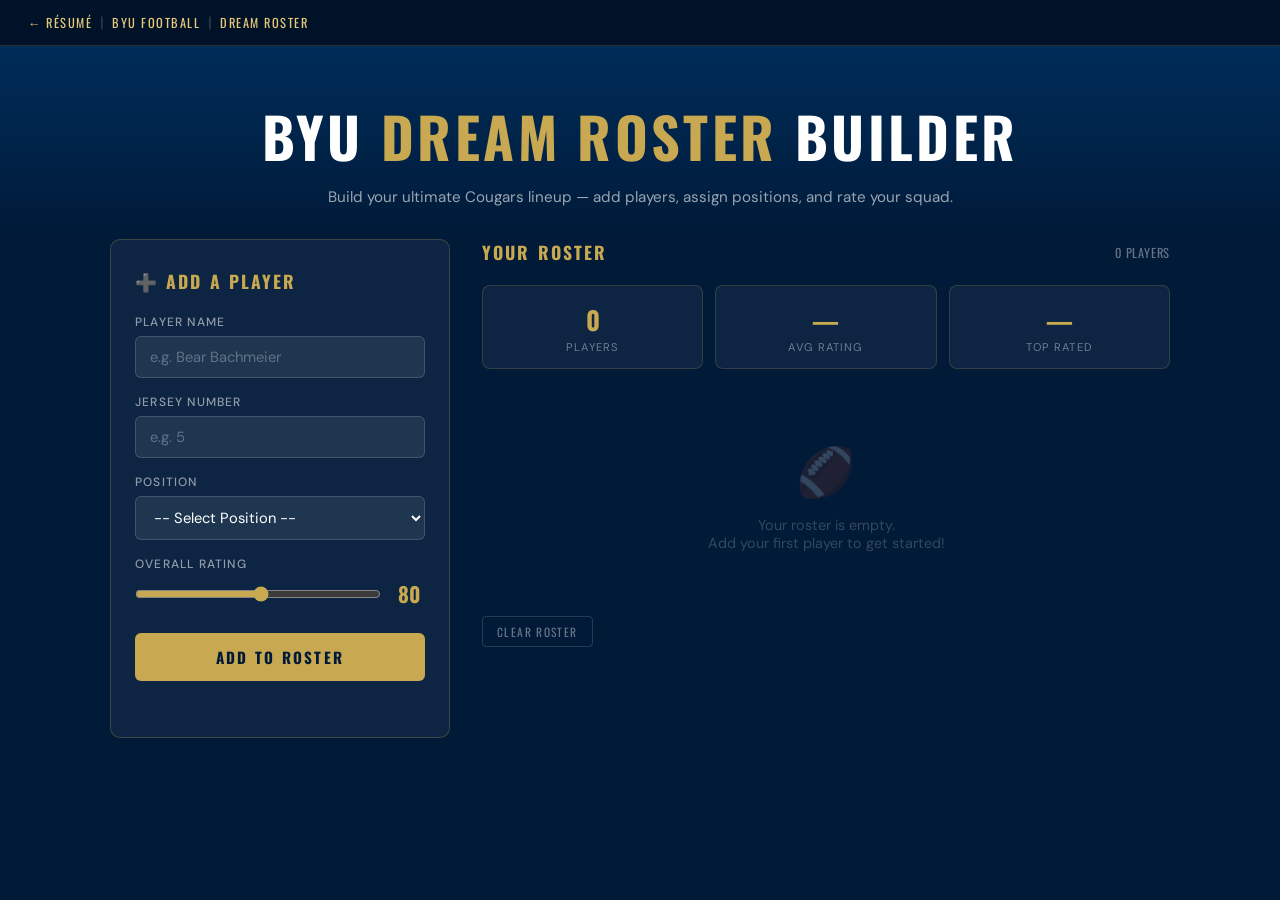
<file: app.html>
<!DOCTYPE html>
<html lang="en">
<head>
  <meta charset="UTF-8"/>
  <meta name="viewport" content="width=device-width, initial-scale=1.0"/>
  <title>BYU Dream Roster Builder</title>
  <link href="https://fonts.googleapis.com/css2?family=Oswald:wght@400;600;700&family=DM+Sans:wght@300;400;500&display=swap" rel="stylesheet"/>
  <style>
    :root {
      --navy:     #002E5D;
      --navy-dk:  #001a38;
      --gold:     #C8A951;
      --gold-lt:  #e8c97a;
      --white:    #ffffff;
      --offwhite: #f4f1ec;
      --border:   #d6d0c4;
      --muted:    #6b7280;
      --red:      #c0392b;
    }

    * { box-sizing: border-box; margin: 0; padding: 0; }

    body {
      font-family: 'DM Sans', sans-serif;
      background: var(--navy-dk);
      color: var(--white);
      min-height: 100vh;
    }

    /* ── NAV ── */
    .site-nav {
      background: rgba(0,0,0,0.3);
      padding: 12px 28px;
      display: flex;
      gap: 8px;
      align-items: center;
      border-bottom: 1px solid rgba(200,169,81,0.2);
    }
    .site-nav a {
      font-family: 'Oswald', sans-serif;
      font-size: 0.78rem;
      letter-spacing: 0.12em;
      text-transform: uppercase;
      color: var(--gold-lt);
      text-decoration: none;
      transition: color 0.2s;
    }
    .site-nav a:hover { color: var(--white); }
    .nav-div { color: rgba(255,255,255,0.2); }

    /* ── HEADER ── */
    .app-header {
      text-align: center;
      padding: 48px 20px 32px;
      background: linear-gradient(180deg, rgba(0,46,93,0.9) 0%, transparent 100%);
    }
    .app-header h1 {
      font-family: 'Oswald', sans-serif;
      font-size: clamp(2rem, 6vw, 3.5rem);
      font-weight: 700;
      letter-spacing: 0.06em;
      color: var(--white);
      text-transform: uppercase;
    }
    .app-header h1 span { color: var(--gold); }
    .app-header p {
      margin-top: 10px;
      font-size: 0.95rem;
      color: rgba(255,255,255,0.6);
    }

    /* ── MAIN LAYOUT ── */
    .app-wrap {
      max-width: 1100px;
      margin: 0 auto;
      padding: 0 20px 60px;
      display: grid;
      grid-template-columns: 340px 1fr;
      gap: 32px;
      align-items: start;
    }
    @media (max-width: 760px) {
      .app-wrap { grid-template-columns: 1fr; }
    }

    /* ── PLAYER FORM ── */
    .form-panel {
      background: rgba(255,255,255,0.05);
      border: 1px solid rgba(200,169,81,0.25);
      border-radius: 10px;
      padding: 28px 24px;
      position: sticky;
      top: 20px;
    }
    .form-panel h2 {
      font-family: 'Oswald', sans-serif;
      font-size: 1.1rem;
      letter-spacing: 0.12em;
      text-transform: uppercase;
      color: var(--gold);
      margin-bottom: 20px;
    }

    .form-group { margin-bottom: 16px; }
    .form-group label {
      display: block;
      font-size: 0.75rem;
      font-weight: 500;
      letter-spacing: 0.1em;
      text-transform: uppercase;
      color: rgba(255,255,255,0.55);
      margin-bottom: 6px;
    }
    .form-group input,
    .form-group select {
      width: 100%;
      padding: 10px 14px;
      background: rgba(255,255,255,0.08);
      border: 1px solid rgba(255,255,255,0.15);
      border-radius: 6px;
      color: var(--white);
      font-family: 'DM Sans', sans-serif;
      font-size: 0.92rem;
      outline: none;
      transition: border-color 0.2s;
    }
    .form-group input::placeholder { color: rgba(255,255,255,0.3); }
    .form-group input:focus,
    .form-group select:focus {
      border-color: var(--gold);
    }
    .form-group select option { background: var(--navy-dk); color: var(--white); }

    .rating-row {
      display: flex;
      align-items: center;
      gap: 12px;
    }
    .rating-row input[type="range"] {
      flex: 1;
      padding: 0;
      accent-color: var(--gold);
    }
    .rating-val {
      font-family: 'Oswald', sans-serif;
      font-size: 1.3rem;
      font-weight: 700;
      color: var(--gold);
      min-width: 32px;
      text-align: center;
    }

    .btn-add {
      width: 100%;
      padding: 13px;
      background: var(--gold);
      color: var(--navy-dk);
      font-family: 'Oswald', sans-serif;
      font-size: 0.95rem;
      font-weight: 700;
      letter-spacing: 0.15em;
      text-transform: uppercase;
      border: none;
      border-radius: 6px;
      cursor: pointer;
      margin-top: 8px;
      transition: background 0.2s, transform 0.15s;
    }
    .btn-add:hover {
      background: var(--gold-lt);
      transform: translateY(-1px);
    }

    .error-msg {
      color: #f87171;
      font-size: 0.8rem;
      margin-top: 10px;
      text-align: center;
      min-height: 18px;
    }

    /* ── ROSTER PANEL ── */
    .roster-panel h2 {
      font-family: 'Oswald', sans-serif;
      font-size: 1.1rem;
      letter-spacing: 0.12em;
      text-transform: uppercase;
      color: var(--gold);
      margin-bottom: 20px;
      display: flex;
      justify-content: space-between;
      align-items: center;
    }

    .roster-count {
      font-size: 0.78rem;
      color: rgba(255,255,255,0.4);
      font-weight: 400;
      letter-spacing: 0.05em;
    }

    /* ── POSITION GROUPS ── */
    .pos-group { margin-bottom: 28px; }
    .pos-group-label {
      font-family: 'Oswald', sans-serif;
      font-size: 0.7rem;
      letter-spacing: 0.25em;
      text-transform: uppercase;
      color: rgba(255,255,255,0.35);
      border-bottom: 1px solid rgba(255,255,255,0.08);
      padding-bottom: 6px;
      margin-bottom: 10px;
    }

    /* ── PLAYER CARD ── */
    .player-card {
      display: flex;
      align-items: center;
      gap: 14px;
      background: rgba(255,255,255,0.05);
      border: 1px solid rgba(255,255,255,0.08);
      border-radius: 8px;
      padding: 12px 16px;
      margin-bottom: 8px;
      animation: slideIn 0.3s ease both;
      transition: background 0.2s;
    }
    .player-card:hover { background: rgba(255,255,255,0.09); }

    @keyframes slideIn {
      from { opacity: 0; transform: translateX(-12px); }
      to   { opacity: 1; transform: translateX(0); }
    }

    .player-number {
      font-family: 'Oswald', sans-serif;
      font-size: 1.4rem;
      font-weight: 700;
      color: var(--gold);
      min-width: 36px;
      text-align: center;
    }

    .player-details { flex: 1; }
    .player-name {
      font-family: 'Oswald', sans-serif;
      font-size: 1rem;
      font-weight: 600;
      color: var(--white);
      letter-spacing: 0.04em;
    }
    .player-meta {
      font-size: 0.78rem;
      color: rgba(255,255,255,0.45);
      margin-top: 2px;
    }

    .player-rating {
      display: flex;
      flex-direction: column;
      align-items: center;
      gap: 2px;
    }
    .rating-circle {
      width: 40px;
      height: 40px;
      border-radius: 50%;
      display: flex;
      align-items: center;
      justify-content: center;
      font-family: 'Oswald', sans-serif;
      font-size: 1rem;
      font-weight: 700;
      color: var(--navy-dk);
    }
    .rating-circle.elite   { background: var(--gold); }
    .rating-circle.great   { background: #86efac; }
    .rating-circle.average { background: #93c5fd; }
    .rating-circle.backup  { background: #d1d5db; }

    .btn-remove {
      background: none;
      border: 1px solid rgba(255,255,255,0.1);
      color: rgba(255,255,255,0.3);
      border-radius: 4px;
      width: 28px;
      height: 28px;
      cursor: pointer;
      font-size: 0.9rem;
      transition: all 0.2s;
      display: flex;
      align-items: center;
      justify-content: center;
    }
    .btn-remove:hover {
      background: rgba(220,38,38,0.2);
      border-color: rgba(220,38,38,0.4);
      color: #f87171;
    }

    /* ── EMPTY STATE ── */
    .empty-state {
      text-align: center;
      padding: 48px 20px;
      color: rgba(255,255,255,0.2);
    }
    .empty-state .icon { font-size: 3rem; margin-bottom: 12px; }
    .empty-state p { font-size: 0.9rem; }

    /* ── ROSTER STATS ── */
    .roster-stats {
      display: grid;
      grid-template-columns: repeat(3, 1fr);
      gap: 12px;
      margin-bottom: 24px;
    }
    .stat-box {
      background: rgba(255,255,255,0.05);
      border: 1px solid rgba(200,169,81,0.2);
      border-radius: 8px;
      padding: 14px;
      text-align: center;
    }
    .stat-val {
      font-family: 'Oswald', sans-serif;
      font-size: 1.6rem;
      font-weight: 700;
      color: var(--gold);
    }
    .stat-lbl {
      font-size: 0.7rem;
      letter-spacing: 0.1em;
      text-transform: uppercase;
      color: rgba(255,255,255,0.4);
      margin-top: 2px;
    }

    /* ── CLEAR BTN ── */
    .btn-clear {
      background: none;
      border: 1px solid rgba(255,255,255,0.15);
      color: rgba(255,255,255,0.4);
      font-family: 'Oswald', sans-serif;
      font-size: 0.72rem;
      letter-spacing: 0.12em;
      text-transform: uppercase;
      padding: 6px 14px;
      border-radius: 4px;
      cursor: pointer;
      transition: all 0.2s;
    }
    .btn-clear:hover {
      border-color: #f87171;
      color: #f87171;
    }
  </style>
</head>
<body>

  <!-- NAV -->
  <nav class="site-nav">
    <a href="resume.html">← Résumé</a>
    <span class="nav-div">|</span>
    <a href="byu-football.html">BYU Football</a>
    <span class="nav-div">|</span>
    <a href="app.html">Dream Roster</a>
  </nav>

  <!-- HEADER -->
  <div class="app-header">
    <h1>BYU <span>Dream Roster</span> Builder</h1>
    <p>Build your ultimate Cougars lineup — add players, assign positions, and rate your squad.</p>
  </div>

  <!-- APP -->
  <div class="app-wrap">

    <!-- LEFT: FORM -->
    <div class="form-panel">
      <h2>➕ Add a Player</h2>

      <div class="form-group">
        <label>Player Name</label>
        <input type="text" id="input-name" placeholder="e.g. Bear Bachmeier"/>
      </div>

      <div class="form-group">
        <label>Jersey Number</label>
        <input type="number" id="input-number" placeholder="e.g. 5" min="0" max="99"/>
      </div>

      <div class="form-group">
        <label>Position</label>
        <select id="input-position">
          <option value="">-- Select Position --</option>
          <optgroup label="Offense">
            <option>Quarterback</option>
            <option>Running Back</option>
            <option>Wide Receiver</option>
            <option>Tight End</option>
            <option>Offensive Line</option>
          </optgroup>
          <optgroup label="Defense">
            <option>Defensive Line</option>
            <option>Linebacker</option>
            <option>Cornerback</option>
            <option>Safety</option>
          </optgroup>
          <optgroup label="Special Teams">
            <option>Kicker</option>
            <option>Punter</option>
            <option>Return Specialist</option>
          </optgroup>
        </select>
      </div>

      <div class="form-group">
        <label>Overall Rating</label>
        <div class="rating-row">
          <input type="range" id="input-rating" min="60" max="99" value="80"/>
          <div class="rating-val" id="rating-display">80</div>
        </div>
      </div>

      <button class="btn-add" onclick="addPlayer()">Add to Roster</button>
      <div class="error-msg" id="error-msg"></div>
    </div>

    <!-- RIGHT: ROSTER -->
    <div class="roster-panel">
      <h2>
        <span>Your Roster</span>
        <span class="roster-count" id="roster-count">0 players</span>
      </h2>

      <!-- Stats bar -->
      <div class="roster-stats">
        <div class="stat-box">
          <div class="stat-val" id="stat-total">0</div>
          <div class="stat-lbl">Players</div>
        </div>
        <div class="stat-box">
          <div class="stat-val" id="stat-avg">—</div>
          <div class="stat-lbl">Avg Rating</div>
        </div>
        <div class="stat-box">
          <div class="stat-val" id="stat-best">—</div>
          <div class="stat-lbl">Top Rated</div>
        </div>
      </div>

      <div id="roster-list">
        <!-- Empty state -->
        <div class="empty-state" id="empty-state">
          <div class="icon">🏈</div>
          <p>Your roster is empty.<br/>Add your first player to get started!</p>
        </div>
      </div>

      <button class="btn-clear" onclick="clearRoster()" style="margin-top:16px;">Clear Roster</button>
    </div>

  </div>

  <script>
    // ── State ──
    let roster = [];

    // Position group order
    const POS_GROUPS = {
      'Offense':       ['Quarterback','Running Back','Wide Receiver','Tight End','Offensive Line'],
      'Defense':       ['Defensive Line','Linebacker','Cornerback','Safety'],
      'Special Teams': ['Kicker','Punter','Return Specialist']
    };

    // ── Rating slider live update ──
    document.getElementById('input-rating').addEventListener('input', function() {
      document.getElementById('rating-display').textContent = this.value;
    });

    // ── Add Player ──
    function addPlayer() {
      const name     = document.getElementById('input-name').value.trim();
      const number   = document.getElementById('input-number').value.trim();
      const position = document.getElementById('input-position').value;
      const rating   = parseInt(document.getElementById('input-rating').value);
      const errEl    = document.getElementById('error-msg');

      // Validation
      if (!name)     { errEl.textContent = 'Please enter a player name.'; return; }
      if (!position) { errEl.textContent = 'Please select a position.'; return; }
      if (number === '' || number < 0 || number > 99) {
        errEl.textContent = 'Please enter a valid jersey number (0–99).'; return;
      }
      errEl.textContent = '';

      roster.push({ name, number: parseInt(number), position, rating, id: Date.now() });

      // Reset form
      document.getElementById('input-name').value = '';
      document.getElementById('input-number').value = '';
      document.getElementById('input-position').value = '';
      document.getElementById('input-rating').value = 80;
      document.getElementById('rating-display').textContent = '80';

      renderRoster();
    }

    // ── Remove Player ──
    function removePlayer(id) {
      roster = roster.filter(p => p.id !== id);
      renderRoster();
    }

    // ── Clear Roster ──
    function clearRoster() {
      if (roster.length === 0) return;
      if (confirm('Are you sure you want to clear the entire roster?')) {
        roster = [];
        renderRoster();
      }
    }

    // ── Rating color class ──
    function ratingClass(r) {
      if (r >= 90) return 'elite';
      if (r >= 80) return 'great';
      if (r >= 70) return 'average';
      return 'backup';
    }

    // ── Render ──
    function renderRoster() {
      const listEl = document.getElementById('roster-list');
      const emptyEl = document.getElementById('empty-state');

      // Stats
      const total = roster.length;
      const avg   = total ? Math.round(roster.reduce((s,p) => s + p.rating, 0) / total) : null;
      const best  = total ? Math.max(...roster.map(p => p.rating)) : null;

      document.getElementById('stat-total').textContent = total;
      document.getElementById('stat-avg').textContent   = avg ?? '—';
      document.getElementById('stat-best').textContent  = best ?? '—';
      document.getElementById('roster-count').textContent = `${total} player${total !== 1 ? 's' : ''}`;

      // Clear existing cards (keep empty state element)
      const cards = listEl.querySelectorAll('.pos-group');
      cards.forEach(el => el.remove());

      if (total === 0) {
        emptyEl.style.display = 'block';
        return;
      }
      emptyEl.style.display = 'none';

      // Group by position group
      for (const [groupName, positions] of Object.entries(POS_GROUPS)) {
        const groupPlayers = roster.filter(p => positions.includes(p.position));
        if (groupPlayers.length === 0) continue;

        const groupEl = document.createElement('div');
        groupEl.className = 'pos-group';
        groupEl.innerHTML = `<div class="pos-group-label">${groupName}</div>`;

        // Sort by rating desc
        groupPlayers.sort((a,b) => b.rating - a.rating);

        groupPlayers.forEach(p => {
          const card = document.createElement('div');
          card.className = 'player-card';
          card.innerHTML = `
            <div class="player-number">#${p.number}</div>
            <div class="player-details">
              <div class="player-name">${p.name}</div>
              <div class="player-meta">${p.position}</div>
            </div>
            <div class="player-rating">
              <div class="rating-circle ${ratingClass(p.rating)}">${p.rating}</div>
            </div>
            <button class="btn-remove" onclick="removePlayer(${p.id})" title="Remove">✕</button>
          `;
          groupEl.appendChild(card);
        });

        listEl.appendChild(groupEl);
      }
    }

    // Init
    renderRoster();
  </script>
</body>
</html>
</file>
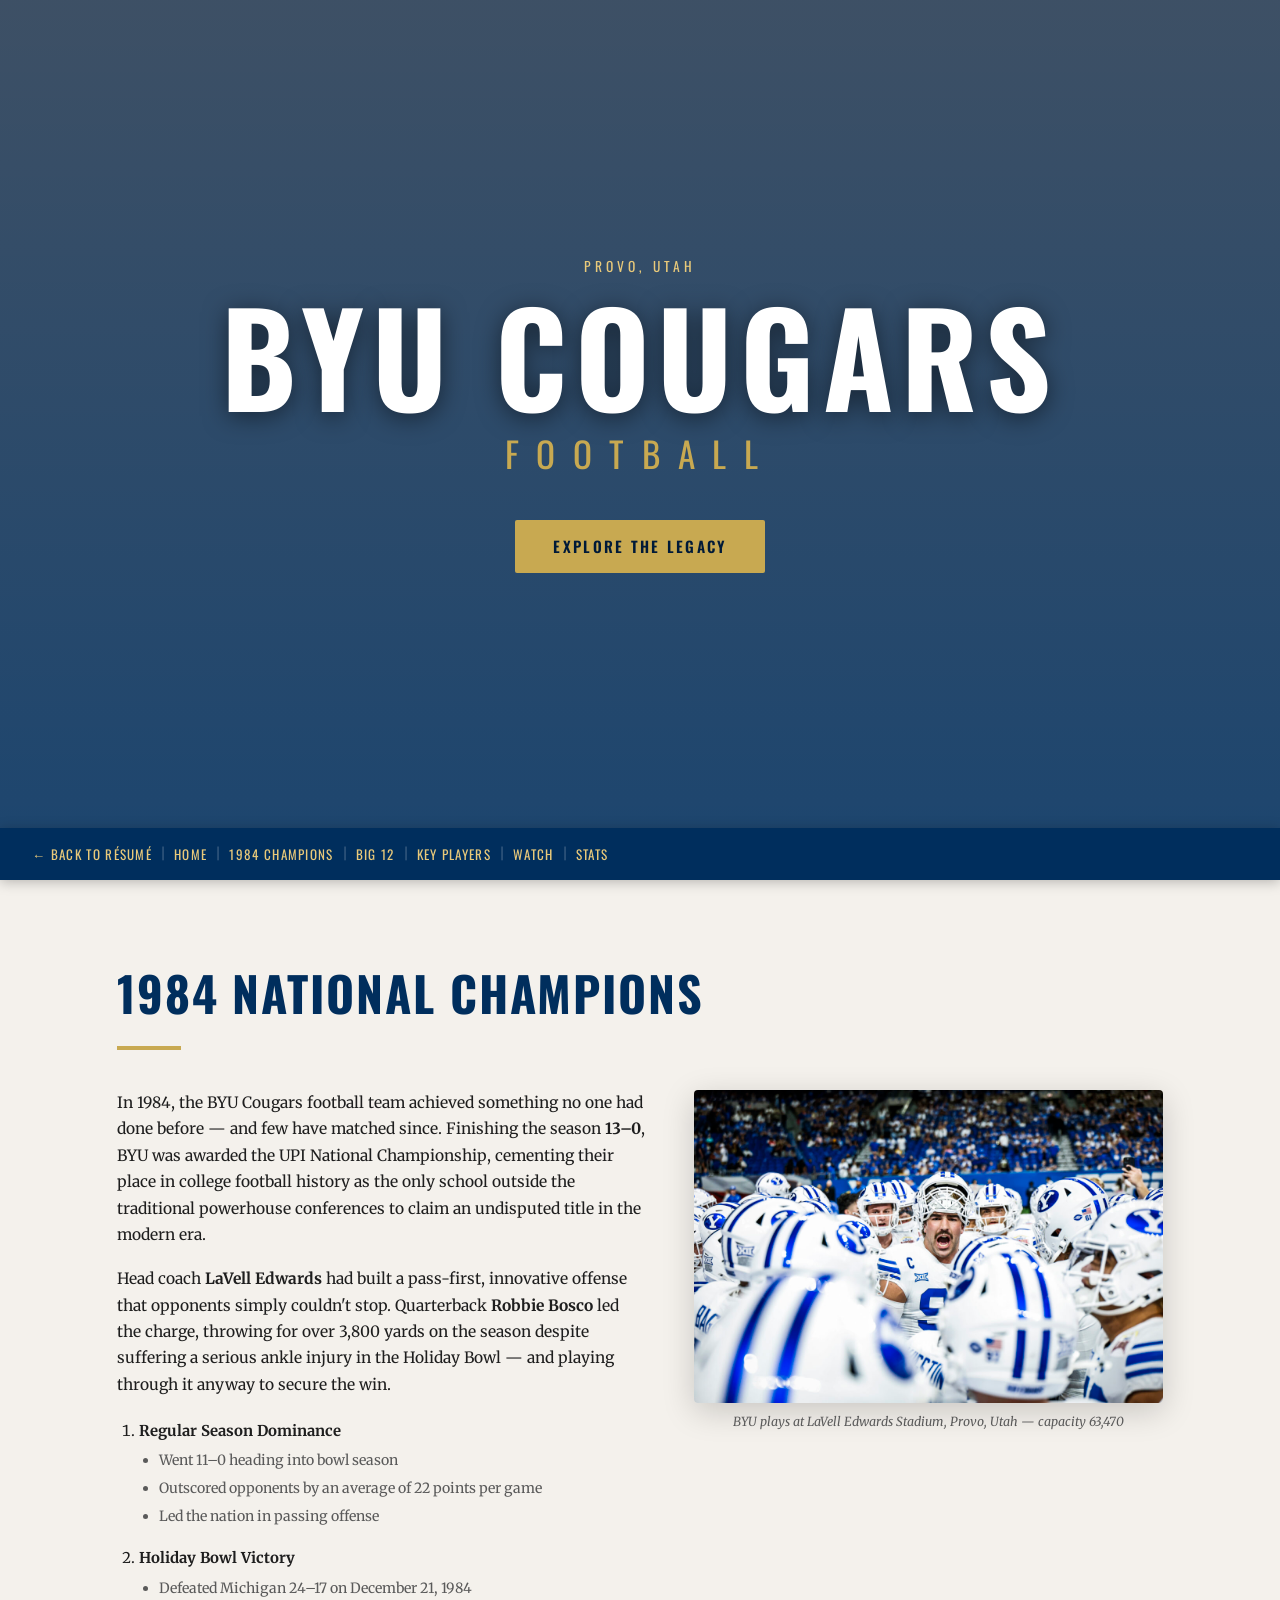
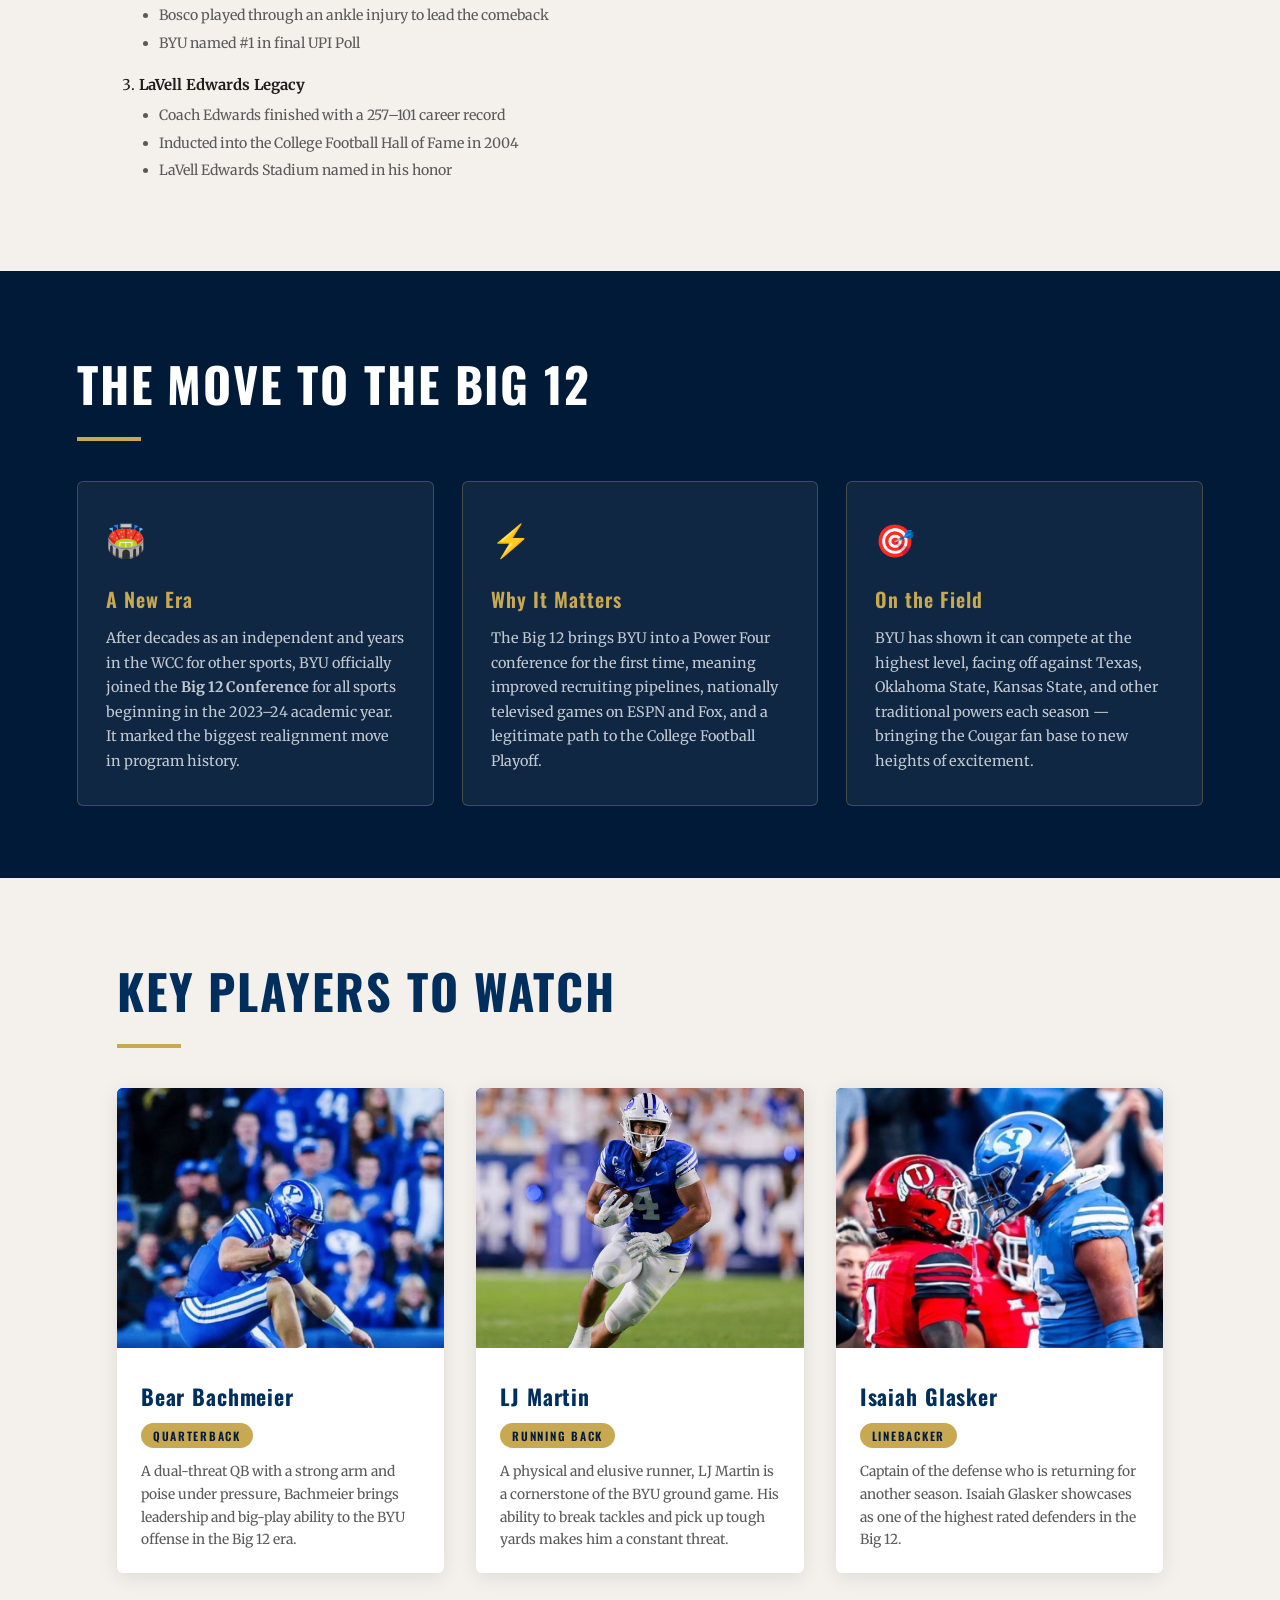
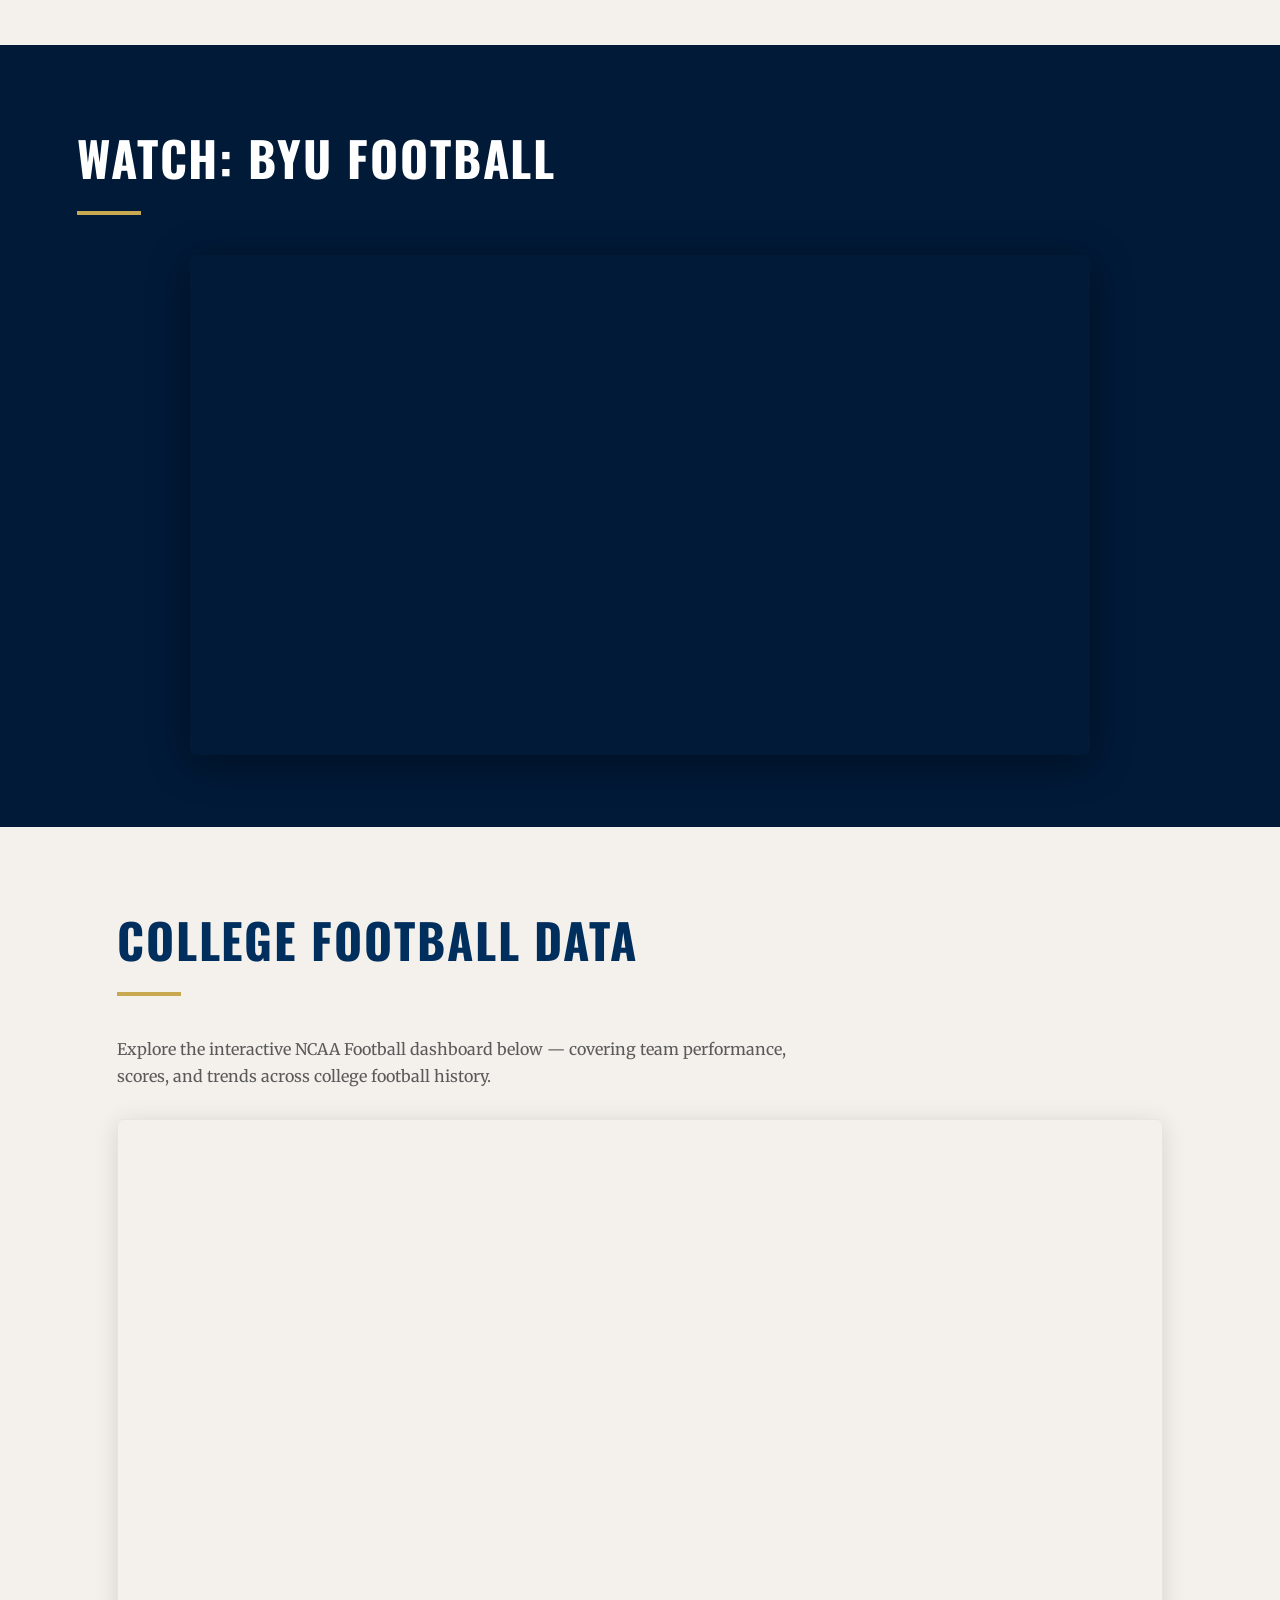
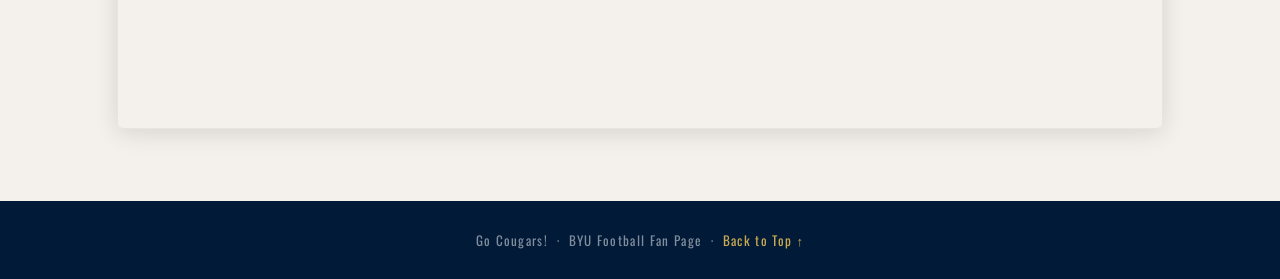
<file: byu-football.html>
<!DOCTYPE html>
<html lang="en">
<head>
  <meta charset="UTF-8" />
  <meta name="viewport" content="width=device-width, initial-scale=1.0"/>
  <title>BYU Football — Go Cougs!</title>
  <link rel="stylesheet" href="byu-style.css" />
  <link rel="stylesheet" href="">
  <link href="https://fonts.googleapis.com/css2?family=Oswald:wght@400;600;700&family=Merriweather:wght@300;400;700&display=swap" rel="stylesheet"/>
</head>
<body>

  <!-- ══════════════════════════════════
       HERO
  ══════════════════════════════════ -->
  <div id="top" class="hero">
    <div class="hero-overlay"></div>
    <div class="hero-content">
      <p class="hero-eyebrow">Provo, Utah</p>
      <h1 class="hero-title">BYU COUGARS</h1>
      <p class="hero-sub">FOOTBALL</p>
      <a href="#history" class="hero-btn">Explore the Legacy</a>
    </div>
  </div>

  <!-- ══════════════════════════════════
       NAV (back to professional pages)
  ══════════════════════════════════ -->
  <nav class="site-nav">
    <a href="resume.html">← Back to Résumé</a>
    <span class="nav-divider">|</span>
    <a href="#top">Home</a>
    <span class="nav-divider">|</span>
    <a href="#history">1984 Champions</a>
    <span class="nav-divider">|</span>
    <a href="#big12">Big 12</a>
    <span class="nav-divider">|</span>
    <a href="#players">Key Players</a>
    <span class="nav-divider">|</span>
    <a href="#video">Watch</a>
    <span class="nav-divider">|</span>
    <a href="#stats">Stats</a>
  </nav>

  <!-- ══════════════════════════════════
       1984 NATIONAL CHAMPIONS
  ══════════════════════════════════ -->
  <div id="history" class="section-wrap">
    <div class="section-header">
      <h2>1984 National Champions</h2>
      <div class="gold-bar"></div>
    </div>

    <div class="two-col">
      <div class="col-text">
        <p>
          In 1984, the BYU Cougars football team achieved something no one had done before —
          and few have matched since. Finishing the season <strong>13–0</strong>, BYU was awarded
          the UPI National Championship, cementing their place in college football history as the
          only school outside the traditional powerhouse conferences to claim an undisputed title
          in the modern era.
        </p>
        <p>
          Head coach <strong>LaVell Edwards</strong> had built a pass-first, innovative offense
          that opponents simply couldn't stop. Quarterback <strong>Robbie Bosco</strong> led
          the charge, throwing for over 3,800 yards on the season despite suffering a serious
          ankle injury in the Holiday Bowl — and playing through it anyway to secure the win.
        </p>

        <!-- Ordered list with embedded unordered list -->
        <ol class="champion-list">
          <li>
            <strong>Regular Season Dominance</strong>
            <ul>
              <li>Went 11–0 heading into bowl season</li>
              <li>Outscored opponents by an average of 22 points per game</li>
              <li>Led the nation in passing offense</li>
            </ul>
          </li>
          <li>
            <strong>Holiday Bowl Victory</strong>
            <ul>
              <li>Defeated Michigan 24–17 on December 21, 1984</li>
              <li>Bosco played through an ankle injury to lead the comeback</li>
              <li>BYU named #1 in final UPI Poll</li>
            </ul>
          </li>
          <li>
            <strong>LaVell Edwards Legacy</strong>
            <ul>
              <li>Coach Edwards finished with a 257–101 career record</li>
              <li>Inducted into the College Football Hall of Fame in 2004</li>
              <li>LaVell Edwards Stadium named in his honor</li>
            </ul>
          </li>
        </ol>
      </div>

      <div class="col-image">
        <img
          src="football.jpg"
          alt="LaVell Edwards Stadium — home of BYU Cougars Football"
          class="content-img"
        />
        <p class="img-caption">BYU plays at LaVell Edwards Stadium, Provo, Utah — capacity 63,470</p>
      </div>
    </div>
  </div>

  <!-- ══════════════════════════════════
       BIG 12 MOVE
  ══════════════════════════════════ -->
  <div id="big12" class="section-wrap dark-section">
    <div class="section-header light">
      <h2>The Move to the Big 12</h2>
      <div class="gold-bar"></div>
    </div>

    <div class="big12-grid">
      <div class="big12-card">
        <span class="card-icon">🏟️</span>
        <h3>A New Era</h3>
        <p>
          After decades as an independent and years in the WCC for other sports, BYU officially
          joined the <strong>Big 12 Conference</strong> for all sports beginning in the
          2023–24 academic year. It marked the biggest realignment move in program history.
        </p>
      </div>
      <div class="big12-card">
        <span class="card-icon">⚡</span>
        <h3>Why It Matters</h3>
        <p>
          The Big 12 brings BYU into a Power Four conference for the first time, meaning
          improved recruiting pipelines, nationally televised games on ESPN and Fox,
          and a legitimate path to the College Football Playoff.
        </p>
      </div>
      <div class="big12-card">
        <span class="card-icon">🎯</span>
        <h3>On the Field</h3>
        <p>
          BYU has shown it can compete at the highest level, facing off against Texas,
          Oklahoma State, Kansas State, and other traditional powers each season —
          bringing the Cougar fan base to new heights of excitement.
        </p>
      </div>
    </div>
  </div>

  <!-- ══════════════════════════════════
       KEY PLAYERS
  ══════════════════════════════════ -->
  <div id="players" class="section-wrap">
    <div class="section-header">
      <h2>Key Players to Watch</h2>
      <div class="gold-bar"></div>
    </div>

    <div class="players-grid">

      <div class="player-card">
        <img
          src="cougs.jpeg"
          alt="Bear Bachmeier"
          class="player-img"
          onerror="this.src='https://via.placeholder.com/300x300/002E5D/FFFFFF?text=Bear+Bachmeier'"
        />
        <div class="player-info">
          <h3>Bear Bachmeier</h3>
          <span class="player-pos">Quarterback</span>
          <p>A dual-threat QB with a strong arm and poise under pressure, Bachmeier brings leadership
          and big-play ability to the BYU offense in the Big 12 era.</p>
        </div>
      </div>

      <div class="player-card">
        <img
          src="football 2.jpg"
          alt="LJ Martin"
          class="player-img"
          onerror="this.src='https://via.placeholder.com/300x300/002E5D/FFFFFF?text=LJ+Martin'"
        />
        <div class="player-info">
          <h3>LJ Martin</h3>
          <span class="player-pos">Running Back</span>
          <p>A physical and elusive runner, LJ Martin is a cornerstone of the BYU ground game.
          His ability to break tackles and pick up tough yards makes him a constant threat.</p>
        </div>
      </div>

      <div class="player-card">
        <img
          src="glasker.jpeg"
          alt="Isaiah Glasker"
          class="player-img"
          onerror="this.src='https://via.placeholder.com/300x300/002E5D/FFFFFF?text=Evan+Johnson'"
        />
        <div class="player-info">
          <h3>Isaiah Glasker</h3>
          <span class="player-pos">Linebacker</span>
          <p>Captain of the defense who is returning for another season. Isaiah Glasker showcases as one of the highest rated defenders in the Big 12.</p>
        </div>
      </div>

    </div>
  </div>

  <!-- ══════════════════════════════════
       YOUTUBE VIDEO
  ══════════════════════════════════ -->
  <div id="video" class="section-wrap dark-section">
    <div class="section-header light">
      <h2>Watch: BYU Football</h2>
      <div class="gold-bar"></div>
    </div>
    <div class="video-wrap">
      <iframe
        width="100%"
        height="500"
        src="https://www.youtube.com/embed/MBF-schEAuM"
        title="BYU Football"
        frameborder="0"
        allow="accelerometer; autoplay; clipboard-write; encrypted-media; gyroscope; picture-in-picture; web-share"
        allowfullscreen
      ></iframe>
    </div>
  </div>

  <!-- ══════════════════════════════════
       TABLEAU GRAPH
  ══════════════════════════════════ -->
  <div id="stats" class="section-wrap">
    <div class="section-header">
      <h2>College Football Data</h2>
      <div class="gold-bar"></div>
    </div>
    <p class="section-intro">
      Explore the interactive NCAA Football dashboard below — covering team performance,
      scores, and trends across college football history.
    </p>
    <div class="tableau-wrap">
      <iframe
        src="https://public.tableau.com/views/NCAAfootballdashboard/NCAAFootballDashboard?:embed=y&:showVizHome=no&:display_count=y&:toolbar=yes"
        width="100%"
        height="600"
        frameborder="0"
        scrolling="no"
        title="NCAA Football Dashboard"
      ></iframe>
    </div>
  </div>

  <!-- ══════════════════════════════════
       FOOTER
  ══════════════════════════════════ -->
  <footer class="site-footer">
    <p>Go Cougars! &nbsp;·&nbsp; BYU Football Fan Page &nbsp;·&nbsp; <a href="#top">Back to Top ↑</a></p>
  </footer>

</body>
</html>
</file>
<file: byu-style.css>
/* ══════════════════════════════════════════
   BYU Football — Custom Stylesheet
   byu-style.css
   ══════════════════════════════════════════ */

/* ── CSS Variables ── */
:root {
  --navy:      #002E5D;
  --navy-dark: #001a38;
  --gold:      #C8A951;
  --gold-lt:   #e8c97a;
  --white:     #ffffff;
  --offwhite:  #f4f1ec;
  --lightgray: #e8e4de;
  --text:      #1e1e1e;
  --muted:     #5a5a5a;
}

/* ── Reset & Base ── */
* {
  box-sizing: border-box;
  margin: 0;
  padding: 0;
}

body {
  font-family: 'Merriweather', Georgia, serif;
  background-color: var(--offwhite);
  color: var(--text);
  line-height: 1.7;
}

/* ── HERO ── */
.hero {
  position: relative;
  min-height: 92vh;
  background-image: url('https://upload.wikimedia.org/wikipedia/commons/thumb/b/b1/LaVell_Edwards_Stadium.jpg/1280px-LaVell_Edwards_Stadium.jpg');
  background-size: cover;
  background-position: center top;
  display: flex;
  align-items: center;
  justify-content: center;
  text-align: center;
}

.hero-overlay {
  position: absolute;
  inset: 0;
  background: linear-gradient(
    to bottom,
    rgba(0, 26, 56, 0.75) 0%,
    rgba(0, 46, 93, 0.88) 100%
  );
}

.hero-content {
  position: relative;
  z-index: 2;
  color: var(--white);
  padding: 0 20px;
}

.hero-eyebrow {
  font-family: 'Oswald', sans-serif;
  font-size: 0.85rem;
  letter-spacing: 0.3em;
  text-transform: uppercase;
  color: var(--gold-lt);
  margin-bottom: 12px;
}

.hero-title {
  font-family: 'Oswald', sans-serif;
  font-size: clamp(3.5rem, 10vw, 8rem);
  font-weight: 700;
  letter-spacing: 0.06em;
  line-height: 1;
  color: var(--white);
  text-shadow: 0 4px 24px rgba(0,0,0,0.5);
}

.hero-sub {
  font-family: 'Oswald', sans-serif;
  font-size: clamp(1.2rem, 4vw, 2.2rem);
  font-weight: 400;
  letter-spacing: 0.5em;
  color: var(--gold);
  margin-top: 6px;
  text-transform: uppercase;
}

.hero-btn {
  display: inline-block;
  margin-top: 36px;
  padding: 14px 38px;
  background: var(--gold);
  color: var(--navy-dark);
  font-family: 'Oswald', sans-serif;
  font-size: 0.95rem;
  font-weight: 600;
  letter-spacing: 0.15em;
  text-transform: uppercase;
  text-decoration: none;
  border-radius: 2px;
  transition: background 0.2s, transform 0.2s;
}

.hero-btn:hover {
  background: var(--gold-lt);
  transform: translateY(-2px);
}

/* ── NAVIGATION ── */
.site-nav {
  background: var(--navy);
  padding: 14px 32px;
  display: flex;
  flex-wrap: wrap;
  gap: 8px;
  align-items: center;
  position: sticky;
  top: 0;
  z-index: 100;
  box-shadow: 0 2px 12px rgba(0,0,0,0.25);
}

.site-nav a {
  font-family: 'Oswald', sans-serif;
  font-size: 0.82rem;
  letter-spacing: 0.1em;
  text-transform: uppercase;
  color: var(--gold-lt);
  text-decoration: none;
  transition: color 0.2s;
}

.site-nav a:hover {
  color: var(--white);
}

.nav-divider {
  color: rgba(255,255,255,0.25);
  font-size: 0.9rem;
}

/* ── SECTIONS ── */
.section-wrap {
  padding: 72px 6vw;
  max-width: 1200px;
  margin: 0 auto;
}

.dark-section {
  background: var(--navy-dark);
  max-width: 100%;
  padding: 72px 6vw;
}

.section-header {
  margin-bottom: 40px;
}

.section-header h2 {
  font-family: 'Oswald', sans-serif;
  font-size: clamp(1.8rem, 4vw, 3rem);
  font-weight: 700;
  color: var(--navy);
  letter-spacing: 0.04em;
  text-transform: uppercase;
}

.section-header.light h2 {
  color: var(--white);
}

.gold-bar {
  width: 64px;
  height: 4px;
  background: var(--gold);
  margin-top: 12px;
}

.section-intro {
  font-size: 1rem;
  color: var(--muted);
  margin-bottom: 28px;
  max-width: 680px;
}

/* ── TWO COLUMN LAYOUT ── */
.two-col {
  display: flex;
  gap: 48px;
  align-items: flex-start;
  flex-wrap: wrap;
}

.col-text {
  flex: 1 1 360px;
}

.col-text p {
  font-size: 0.97rem;
  color: var(--text);
  margin-bottom: 18px;
}

.col-image {
  flex: 1 1 300px;
}

.content-img {
  width: 100%;
  border-radius: 4px;
  box-shadow: 0 8px 32px rgba(0,0,0,0.18);
  display: block;
}

.img-caption {
  font-size: 0.78rem;
  color: var(--muted);
  margin-top: 8px;
  font-style: italic;
  text-align: center;
}

/* ── CHAMPION LIST ── */
.champion-list {
  margin-top: 20px;
  padding-left: 22px;
  font-size: 0.93rem;
}

.champion-list > li {
  margin-bottom: 16px;
  color: var(--text);
}

.champion-list ul {
  margin-top: 6px;
  padding-left: 20px;
  list-style-type: disc;
}

.champion-list ul li {
  color: var(--muted);
  margin-bottom: 4px;
  font-size: 0.88rem;
}

/* ── BIG 12 CARDS ── */
.big12-grid {
  display: flex;
  gap: 28px;
  flex-wrap: wrap;
  max-width: 1200px;
  margin: 0 auto;
}

.big12-card {
  flex: 1 1 260px;
  background: rgba(255,255,255,0.06);
  border: 1px solid rgba(200, 169, 81, 0.3);
  border-radius: 6px;
  padding: 32px 28px;
  transition: background 0.2s;
}

.big12-card:hover {
  background: rgba(255,255,255,0.1);
}

.card-icon {
  font-size: 2rem;
  display: block;
  margin-bottom: 14px;
}

.big12-card h3 {
  font-family: 'Oswald', sans-serif;
  font-size: 1.25rem;
  font-weight: 600;
  color: var(--gold);
  letter-spacing: 0.05em;
  margin-bottom: 10px;
}

.big12-card p {
  font-size: 0.9rem;
  color: rgba(255,255,255,0.75);
  line-height: 1.7;
}

/* ── PLAYERS GRID ── */
.players-grid {
  display: flex;
  gap: 32px;
  flex-wrap: wrap;
}

.player-card {
  flex: 1 1 260px;
  background: var(--white);
  border-radius: 6px;
  overflow: hidden;
  box-shadow: 0 4px 20px rgba(0,0,0,0.09);
  transition: transform 0.2s, box-shadow 0.2s;
}

.player-card:hover {
  transform: translateY(-4px);
  box-shadow: 0 10px 36px rgba(0,0,0,0.14);
}

.player-img {
  width: 100%;
  height: 260px;
  object-fit: cover;
  object-position: top;
  background: var(--navy);
}

.player-info {
  padding: 22px 24px;
}

.player-info h3 {
  font-family: 'Oswald', sans-serif;
  font-size: 1.35rem;
  font-weight: 700;
  color: var(--navy);
  letter-spacing: 0.04em;
}

.player-pos {
  display: inline-block;
  background: var(--gold);
  color: var(--navy-dark);
  font-family: 'Oswald', sans-serif;
  font-size: 0.72rem;
  font-weight: 600;
  letter-spacing: 0.15em;
  text-transform: uppercase;
  padding: 3px 12px;
  border-radius: 100px;
  margin: 8px 0 12px;
}

.player-info p {
  font-size: 0.86rem;
  color: var(--muted);
  line-height: 1.65;
}

/* ── VIDEO ── */
.video-wrap {
  max-width: 900px;
  margin: 0 auto;
  border-radius: 6px;
  overflow: hidden;
  box-shadow: 0 8px 40px rgba(0,0,0,0.4);
}

.video-wrap iframe {
  display: block;
}

/* ── TABLEAU ── */
.tableau-wrap {
  border-radius: 6px;
  overflow: hidden;
  box-shadow: 0 4px 24px rgba(0,0,0,0.12);
  border: 1px solid var(--lightgray);
}

/* ── FOOTER ── */
.site-footer {
  background: var(--navy-dark);
  color: rgba(255,255,255,0.5);
  text-align: center;
  padding: 28px 20px;
  font-family: 'Oswald', sans-serif;
  font-size: 0.82rem;
  letter-spacing: 0.1em;
}

.site-footer a {
  color: var(--gold);
  text-decoration: none;
}

.site-footer a:hover {
  color: var(--gold-lt);
}
</file>
